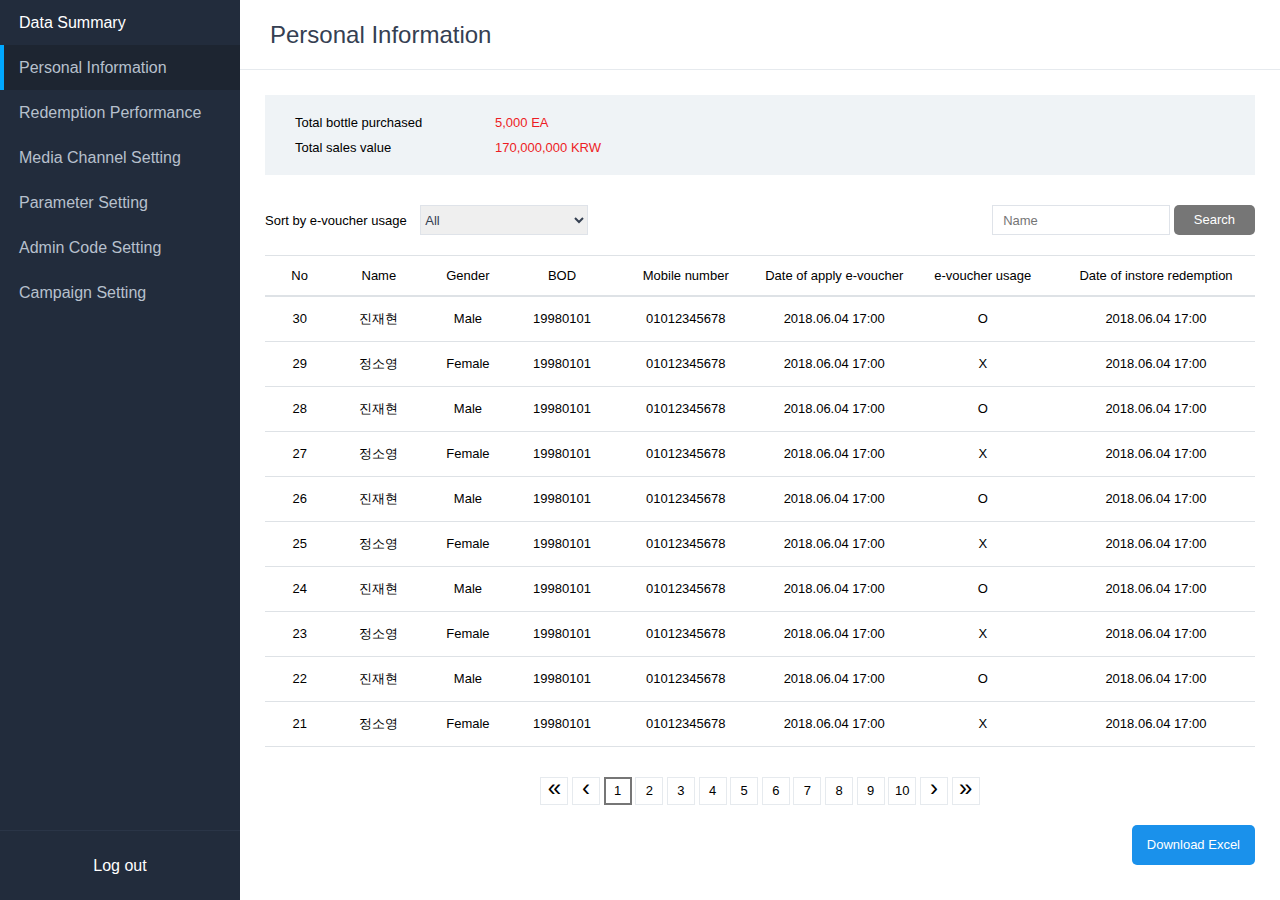
<file: admin/AD-03-001.html>
<!DOCTYPE html>
<html lang="ko">
<head>
    <meta charset="UTF-8">
    <meta name="viewport" content="width=device-width,initial-scale=1.0,minimum-scale=1.0,maximum-scale=1.0,user-scalable=yes">
    <meta http-equiv="X-UA-Compatible" content="IE=edge" />
	<title>:::관리자:::</title>
	<link rel="stylesheet" type="text/css" href="../admin/asset/css/base.css" />
	<link rel="stylesheet" type="text/css" href="../admin/asset/css/common.css" />
</head>
<body>
    <div class="wrap">
		<!-- sideWrap -->
        <div class="sideWrap">
            <h1><a href="#"></a></h1>
			<div class="utill"><a href="#" class="log">Log out</a></div>
            <nav class="lnb">
                <ul>
                    <li><a href="#">Data Summary</a></li>
                    <li class="on"><a href="#">Personal Information</a></li>
                    <li><a href="#">Redemption Performance</a></li>
                    <li><a href="#">Media Channel Setting</a></li>
                    <li><a href="#">Parameter Setting</a></li>
                    <li><a href="#">Admin Code Setting</a></li>
                    <li><a href="#">Campaign Setting</a></li>
                </ul>
            </nav>
        </div>
		<!-- //sideWrap -->

		<!-- container -->
        <div class="container">
			<div class="titArea">
				<h2>Personal Information</h2>
			</div>

			<div class="contents">
				<div class="channelBox">
					<table>
						<colgroup>
							<col style="width:200px;" />
							<col />
						</colgroup>
						<tbody>
							<tr>
								<th scope="row">Total bottle purchased</th>
								<td>5,000 EA</td>
							</tr>
							<tr>
								<th scope="row">Total sales value</th>
								<td>170,000,000 KRW</td>
							</tr>
						</tbody>
					</table>
				</div>
				
				<div class="topArea">
					<div class="sortArea fl">
						<span class="label"><label for="sort">Sort by e-voucher usage</label></span>
						<span class="select">
							<select id="sort">
								<option>All</option>
								<option>Online registration</option>
								<option>No. of instore redemption</option>
								<option>Redemption rate</option>
								<option>No. of bottle sold</option>
								<option>Total Sales Amount</option>
							</select>
						</span>
					</div>

					<div class="searchArea fr">
						<input type="text" title="search" placeholder="Name" />
						<button type="button" class="btn">Search</button>
					</div>
				</div>

				<div class="tblList">
					<table>
						<caption>Sort by e-voucher usage</caption>
						<colgroup>
							<col style="width:7%" />
							<col style="width:9%" />
							<col style="width:9%" />
							<col style="width:10%" />
							<col style="width:15%" />
							<col style="width:15%" />
							<col style="width:15%" />
							<col />
						</colgroup>
						<thead>
							<tr>
								<th scope="col">No</th>
								<th scope="col">Name</th>
								<th scope="col">Gender</th>
								<th scope="col">BOD</th>
								<th scope="col">Mobile number</th>
								<th scope="col">Date of apply e-voucher</th>
								<th scope="col">e-voucher usage</th>
								<th scope="col">Date of instore redemption</th>
							</tr>
						</thead>
						<tbody>
							<tr>
								<td>30</td>
								<td>진재현</td>
								<td>Male</td>
								<td>19980101</td>
								<td>01012345678</td>
								<td>2018.06.04 17:00</td>
								<td>O</td>
								<td>2018.06.04 17:00</td>
							</tr>
							<tr>
								<td>29</td>
								<td>정소영</td>
								<td>Female</td>
								<td>19980101</td>
								<td>01012345678</td>
								<td>2018.06.04 17:00</td>
								<td>X</td>
								<td>2018.06.04 17:00</td>
							</tr>
							<tr>
								<td>28</td>
								<td>진재현</td>
								<td>Male</td>
								<td>19980101</td>
								<td>01012345678</td>
								<td>2018.06.04 17:00</td>
								<td>O</td>
								<td>2018.06.04 17:00</td>
							</tr>
							<tr>
								<td>27</td>
								<td>정소영</td>
								<td>Female</td>
								<td>19980101</td>
								<td>01012345678</td>
								<td>2018.06.04 17:00</td>
								<td>X</td>
								<td>2018.06.04 17:00</td>
							</tr>
							<tr>
								<td>26</td>
								<td>진재현</td>
								<td>Male</td>
								<td>19980101</td>
								<td>01012345678</td>
								<td>2018.06.04 17:00</td>
								<td>O</td>
								<td>2018.06.04 17:00</td>
							</tr>
							<tr>
								<td>25</td>
								<td>정소영</td>
								<td>Female</td>
								<td>19980101</td>
								<td>01012345678</td>
								<td>2018.06.04 17:00</td>
								<td>X</td>
								<td>2018.06.04 17:00</td>
							</tr>
							<tr>
								<td>24</td>
								<td>진재현</td>
								<td>Male</td>
								<td>19980101</td>
								<td>01012345678</td>
								<td>2018.06.04 17:00</td>
								<td>O</td>
								<td>2018.06.04 17:00</td>
							</tr>
							<tr>
								<td>23</td>
								<td>정소영</td>
								<td>Female</td>
								<td>19980101</td>
								<td>01012345678</td>
								<td>2018.06.04 17:00</td>
								<td>X</td>
								<td>2018.06.04 17:00</td>
							</tr>
							<tr>
								<td>22</td>
								<td>진재현</td>
								<td>Male</td>
								<td>19980101</td>
								<td>01012345678</td>
								<td>2018.06.04 17:00</td>
								<td>O</td>
								<td>2018.06.04 17:00</td>
							</tr>
							<tr>
								<td>21</td>
								<td>정소영</td>
								<td>Female</td>
								<td>19980101</td>
								<td>01012345678</td>
								<td>2018.06.04 17:00</td>
								<td>X</td>
								<td>2018.06.04 17:00</td>
							</tr>
						</tbody>
					</table>
				</div>

				<div class="paging">
					<a href="#" class="first">&laquo;</a>
					<a href="#" class="prev">&lsaquo;</a>
					<a href="#" class="current">1</a>
					<a href="#">2</a>
					<a href="#">3</a>
					<a href="#">4</a>
					<a href="#">5</a>
					<a href="#">6</a>
					<a href="#">7</a>
					<a href="#">8</a>
					<a href="#">9</a>
					<a href="#">10</a>
					<a href="#" class="next">&rsaquo;</a>
					<a href="#" class="next">&raquo;</a>
				</div>

				<div class="btnArea">
					<a href="#" class="btn action">Download Excel</a>
				</div>
			</div>
		</div>
		<!-- //container -->
    </div>
</body>
</html>
</file>
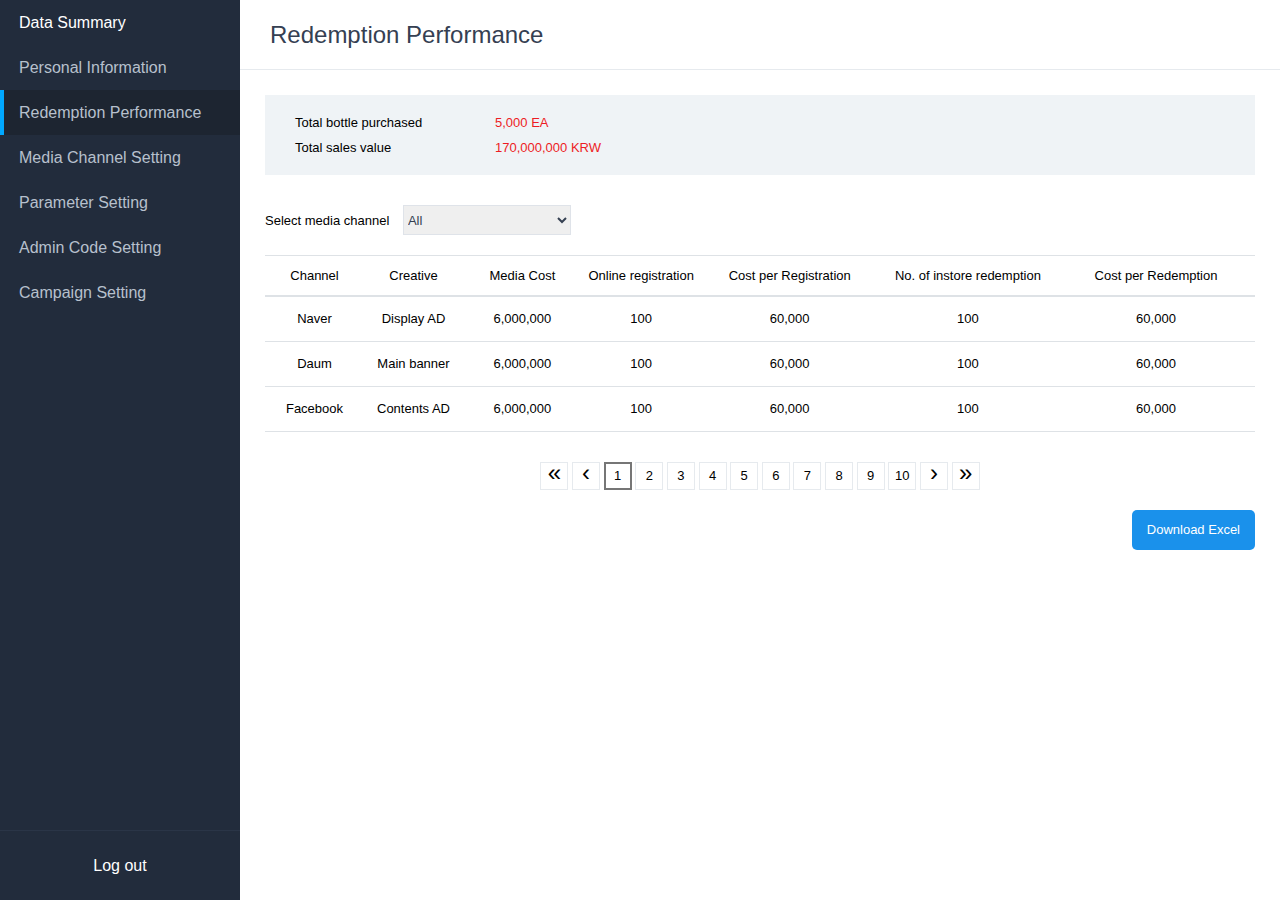
<file: admin/AD-04-001.html>
<!DOCTYPE html>
<html lang="ko">
<head>
    <meta charset="UTF-8">
    <meta name="viewport" content="width=device-width,initial-scale=1.0,minimum-scale=1.0,maximum-scale=1.0,user-scalable=yes">
    <meta http-equiv="X-UA-Compatible" content="IE=edge" />
	<title>:::관리자:::</title>
	<link rel="stylesheet" type="text/css" href="../admin/asset/css/base.css" />
	<link rel="stylesheet" type="text/css" href="../admin/asset/css/common.css" />
</head>
<body>
    <div class="wrap">
		<!-- sideWrap -->
        <div class="sideWrap">
            <h1><a href="#"></a></h1>
			<div class="utill"><a href="#" class="log">Log out</a></div>
            <nav class="lnb">
                <ul>
                    <li><a href="#">Data Summary</a></li>
                    <li><a href="#">Personal Information</a></li>
                    <li class="on"><a href="#">Redemption Performance</a></li>
                    <li><a href="#">Media Channel Setting</a></li>
                    <li><a href="#">Parameter Setting</a></li>
                    <li><a href="#">Admin Code Setting</a></li>
                    <li><a href="#">Campaign Setting</a></li>
                </ul>
            </nav>
        </div>
		<!-- //sideWrap -->

		<!-- container -->
        <div class="container">
			<div class="titArea">
				<h2>Redemption Performance</h2>
			</div>

			<div class="contents">
				<div class="channelBox">
					<table>
						<colgroup>
							<col style="width:200px;" />
							<col />
						</colgroup>
						<tbody>
							<tr>
								<th scope="row">Total bottle purchased</th>
								<td>5,000 EA</td>
							</tr>
							<tr>
								<th scope="row">Total sales value</th>
								<td>170,000,000 KRW</td>
							</tr>
						</tbody>
					</table>
				</div>
				
				<div class="topArea">
					<div class="sortArea fl">
						<span class="label"><label for="sort">Select media channel</label></span>
						<span class="select">
							<select id="sort">
								<option>All</option>
								<option>Media Cost</option>
								<option>Online registration</option>
								<option>Cost per Registration</option>
								<option>No. of instore redemption</option>
								<option>Cost per Redemption</option>
							</select>
						</span>
					</div>
				</div>

				<div class="tblList">
					<table>
						<caption>Select media channel</caption>
						<colgroup>
							<col style="width:10%" />
							<col style="width:10%" />
							<col style="width:12%" />
							<col style="width:12%" />
							<col style="width:18%" />
							<col style="width:18%" />
							<col />
						</colgroup>
						<thead>
							<tr>
								<th scope="col">Channel</th>
								<th scope="col">Creative</th>
								<th scope="col">Media Cost</th>
								<th scope="col">Online registration</th>
								<th scope="col">Cost per Registration</th>
								<th scope="col">No. of instore redemption</th>
								<th scope="col">Cost per Redemption</th>
							</tr>
						</thead>
						<tbody>
							<tr>
								<td>Naver</td>
								<td>Display AD</td>
								<td>6,000,000</td>
								<td>100</td>
								<td>60,000</td>
								<td>100</td>
								<td>60,000</td>
							</tr>
							<tr>
								<td>Daum</td>
								<td>Main banner</td>
								<td>6,000,000</td>
								<td>100</td>
								<td>60,000</td>
								<td>100</td>
								<td>60,000</td>
							</tr>
							<tr>
								<td>Facebook</td>
								<td>Contents AD</td>
								<td>6,000,000</td>
								<td>100</td>
								<td>60,000</td>
								<td>100</td>
								<td>60,000</td>
							</tr>
						</tbody>
					</table>
				</div>

				<div class="paging">
					<a href="#" class="first">&laquo;</a>
					<a href="#" class="prev">&lsaquo;</a>
					<a href="#" class="current">1</a>
					<a href="#">2</a>
					<a href="#">3</a>
					<a href="#">4</a>
					<a href="#">5</a>
					<a href="#">6</a>
					<a href="#">7</a>
					<a href="#">8</a>
					<a href="#">9</a>
					<a href="#">10</a>
					<a href="#" class="next">&rsaquo;</a>
					<a href="#" class="next">&raquo;</a>
				</div>

				<div class="btnArea">
					<a href="#" class="btn action">Download Excel</a>
				</div>
			</div>
		</div>
		<!-- //container -->
    </div>
</body>
</html>
</file>
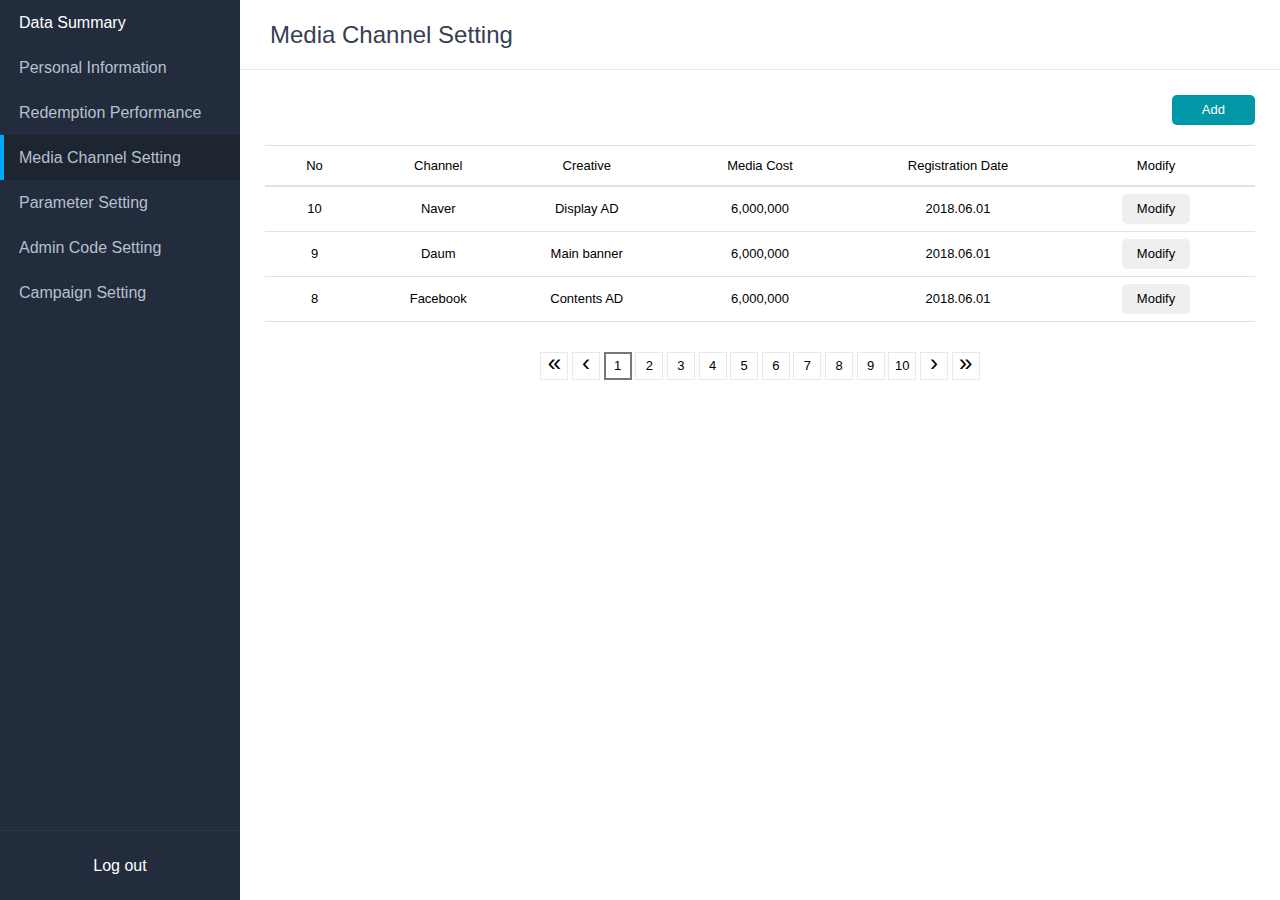
<file: admin/AD-05-001.html>
<!DOCTYPE html>
<html lang="ko">
<head>
    <meta charset="UTF-8">
    <meta name="viewport" content="width=device-width,initial-scale=1.0,minimum-scale=1.0,maximum-scale=1.0,user-scalable=yes">
    <meta http-equiv="X-UA-Compatible" content="IE=edge" />
	<title>:::관리자:::</title>
	<link rel="stylesheet" type="text/css" href="../admin/asset/css/base.css" />
	<link rel="stylesheet" type="text/css" href="../admin/asset/css/common.css" />
</head>
<body>
    <div class="wrap">
		<!-- sideWrap -->
        <div class="sideWrap">
            <h1><a href="#"></a></h1>
			<div class="utill"><a href="#" class="log">Log out</a></div>
            <nav class="lnb">
                <ul>
                    <li><a href="#">Data Summary</a></li>
                    <li><a href="#">Personal Information</a></li>
                    <li><a href="#">Redemption Performance</a></li>
                    <li class="on"><a href="#">Media Channel Setting</a></li>
                    <li><a href="#">Parameter Setting</a></li>
                    <li><a href="#">Admin Code Setting</a></li>
                    <li><a href="#">Campaign Setting</a></li>
                </ul>
            </nav>
        </div>
		<!-- //sideWrap -->

		<!-- container -->
        <div class="container">
			<div class="titArea">
				<h2>Media Channel Setting</h2>
			</div>

			<div class="contents">
				<div class="topArea">
					<div class="btnArea fr">
						<button type="button" class="btn add">Add</button>
					</div>
				</div>

				<div class="tblList">
					<table>
						<caption>Media Channel Setting</caption>
						<colgroup>
							<col style="width:10%" />
							<col style="width:15%" />
							<col style="width:15%" />
							<col style="width:20%" />
							<col style="width:20%" />
							<col />
						</colgroup>
						<thead>
							<tr>
								<th scope="col">No</th>
								<th scope="col">Channel</th>
								<th scope="col">Creative</th>
								<th scope="col">Media Cost</th>
								<th scope="col">Registration Date</th>
								<th scope="col">Modify</th>
							</tr>
						</thead>
						<tbody>
							<tr>
								<td>10</td>
								<td>Naver</td>
								<td>Display AD</td>
								<td>6,000,000</td>
								<td>2018.06.01</td>
								<td><button type="button" class="btn action">Modify</button></td>
							</tr>
							<tr>
								<td>9</td>
								<td>Daum</td>
								<td>Main banner</td>
								<td>6,000,000</td>
								<td>2018.06.01</td>
								<td><button type="button" class="btn action">Modify</button></td>
							</tr>
							<tr>
								<td>8</td>
								<td>Facebook</td>
								<td>Contents AD</td>
								<td>6,000,000</td>
								<td>2018.06.01</td>
								<td><button type="button" class="btn action">Modify</button></td>
							</tr>
						</tbody>
					</table>
				</div>

				<div class="paging">
					<a href="#" class="first">&laquo;</a>
					<a href="#" class="prev">&lsaquo;</a>
					<a href="#" class="current">1</a>
					<a href="#">2</a>
					<a href="#">3</a>
					<a href="#">4</a>
					<a href="#">5</a>
					<a href="#">6</a>
					<a href="#">7</a>
					<a href="#">8</a>
					<a href="#">9</a>
					<a href="#">10</a>
					<a href="#" class="next">&rsaquo;</a>
					<a href="#" class="next">&raquo;</a>
				</div>
			</div>
		</div>
		<!-- //container -->
    </div>
</body>
</html>
</file>
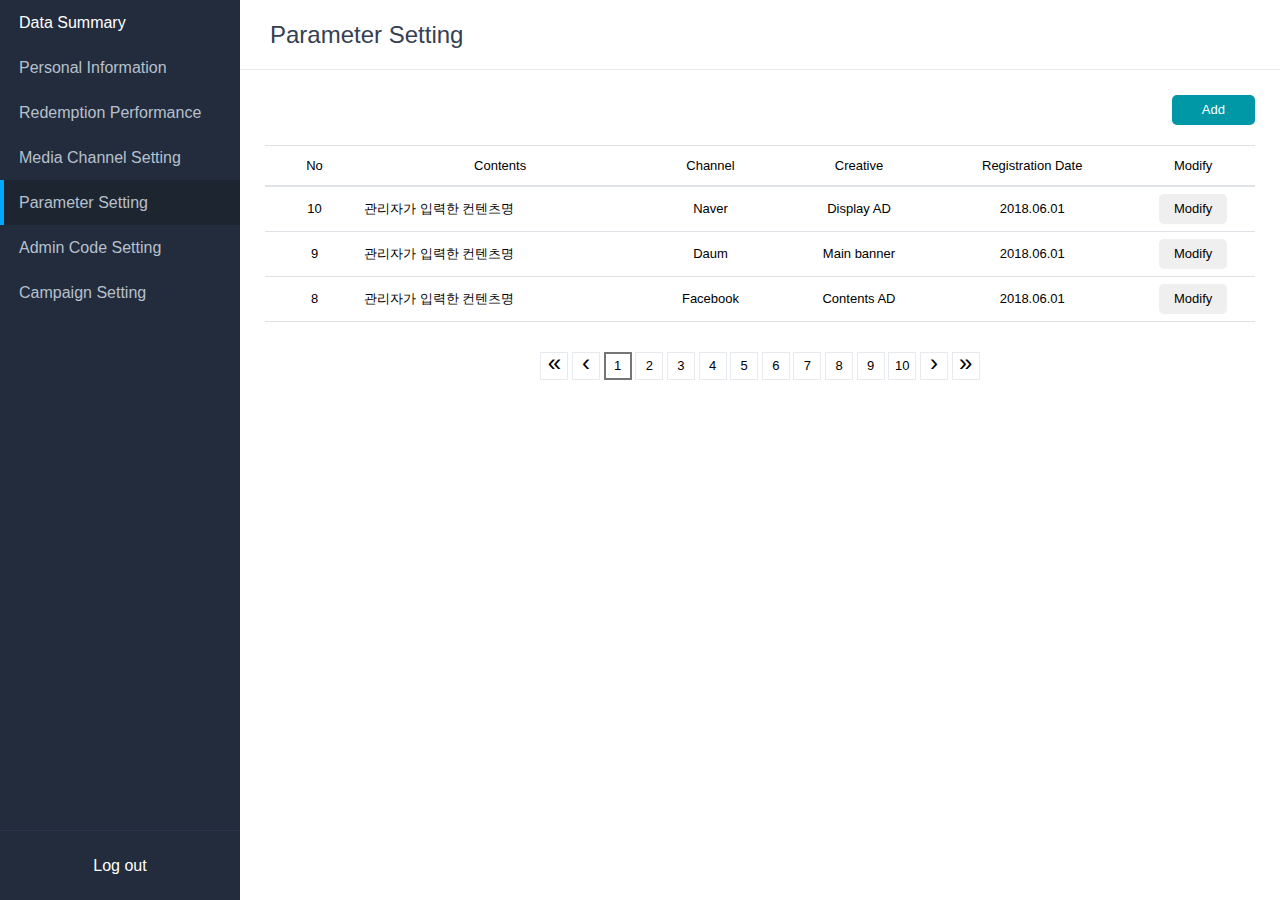
<file: admin/AD-06-001.html>
<!DOCTYPE html>
<html lang="ko">
<head>
    <meta charset="UTF-8">
    <meta name="viewport" content="width=device-width,initial-scale=1.0,minimum-scale=1.0,maximum-scale=1.0,user-scalable=yes">
    <meta http-equiv="X-UA-Compatible" content="IE=edge" />
	<title>:::관리자:::</title>
	<link rel="stylesheet" type="text/css" href="../admin/asset/css/base.css" />
	<link rel="stylesheet" type="text/css" href="../admin/asset/css/common.css" />
</head>
<body>
    <div class="wrap">
		<!-- sideWrap -->
        <div class="sideWrap">
            <h1><a href="#"></a></h1>
			<div class="utill"><a href="#" class="log">Log out</a></div>
            <nav class="lnb">
                <ul>
                    <li><a href="#">Data Summary</a></li>
                    <li><a href="#">Personal Information</a></li>
                    <li><a href="#">Redemption Performance</a></li>
                    <li><a href="#">Media Channel Setting</a></li>
                    <li class="on"><a href="#">Parameter Setting</a></li>
                    <li><a href="#">Admin Code Setting</a></li>
                    <li><a href="#">Campaign Setting</a></li>
                </ul>
            </nav>
        </div>
		<!-- //sideWrap -->

		<!-- container -->
        <div class="container">
			<div class="titArea">
				<h2>Parameter Setting</h2>
			</div>

			<div class="contents">
				<div class="topArea">
					<div class="btnArea fr">
						<button type="button" class="btn add">Add</button>
					</div>
				</div>

				<div class="tblList">
					<table>
						<caption>Parameter Setting</caption>
						<colgroup>
							<col style="width:10%" />
							<col />
							<col style="width:15%" />
							<col style="width:15%" />
							<col style="width:20%" />
						</colgroup>
						<thead>
							<tr>
								<th scope="col">No</th>
								<th scope="col">Contents</th>
								<th scope="col">Channel</th>
								<th scope="col">Creative</th>
								<th scope="col">Registration Date</th>
								<th scope="col">Modify</th>
							</tr>
						</thead>
						<tbody>
							<tr>
								<td>10</td>
								<td class="tit"><p>관리자가 입력한 컨텐츠명</p></td>
								<td>Naver</td>
								<td>Display AD</td>
								<td>2018.06.01</td>
								<td><button type="button" class="btn action">Modify</button></td>
							</tr>
							<tr>
								<td>9</td>
								<td class="tit"><p>관리자가 입력한 컨텐츠명</p></td>
								<td>Daum</td>
								<td>Main banner</td>
								<td>2018.06.01</td>
								<td><button type="button" class="btn action">Modify</button></td>
							</tr>
							<tr>
								<td>8</td>
								<td class="tit"><p>관리자가 입력한 컨텐츠명</p></td>
								<td>Facebook</td>
								<td>Contents AD</td>
								<td>2018.06.01</td>
								<td><button type="button" class="btn action">Modify</button></td>
							</tr>
						</tbody>
					</table>
				</div>

				<div class="paging">
					<a href="#" class="first">&laquo;</a>
					<a href="#" class="prev">&lsaquo;</a>
					<a href="#" class="current">1</a>
					<a href="#">2</a>
					<a href="#">3</a>
					<a href="#">4</a>
					<a href="#">5</a>
					<a href="#">6</a>
					<a href="#">7</a>
					<a href="#">8</a>
					<a href="#">9</a>
					<a href="#">10</a>
					<a href="#" class="next">&rsaquo;</a>
					<a href="#" class="next">&raquo;</a>
				</div>
			</div>
		</div>
		<!-- //container -->
    </div>
</body>
</html>
</file>
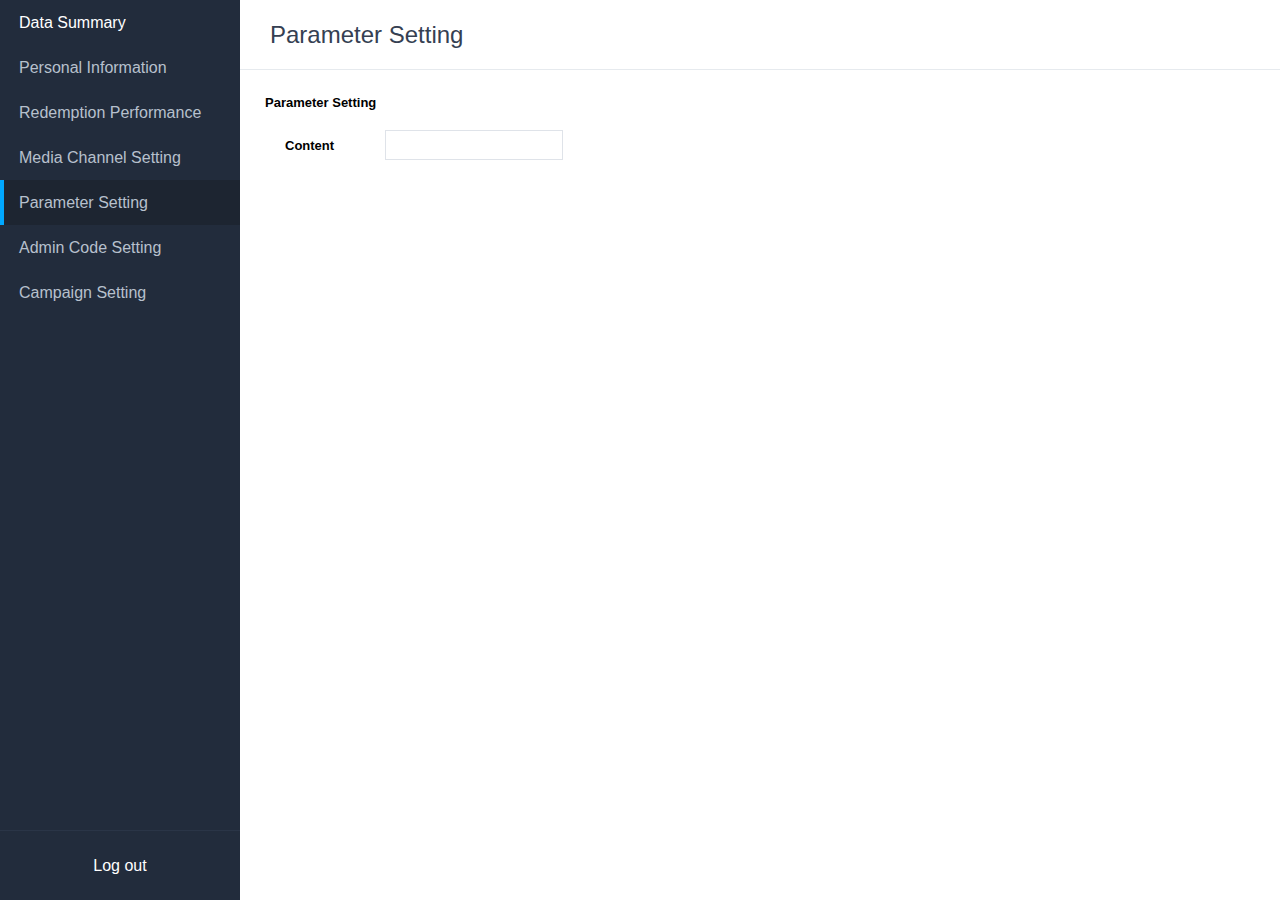
<file: admin/AD-06-002.html>
<!DOCTYPE html>
<html lang="ko">
<head>
    <meta charset="UTF-8">
    <meta name="viewport" content="width=device-width,initial-scale=1.0,minimum-scale=1.0,maximum-scale=1.0,user-scalable=yes">
    <meta http-equiv="X-UA-Compatible" content="IE=edge" />
	<title>:::관리자:::</title>
	<link rel="stylesheet" type="text/css" href="../admin/asset/css/base.css" />
	<link rel="stylesheet" type="text/css" href="../admin/asset/css/common.css" />
</head>
<body>
    <div class="wrap">
		<!-- sideWrap -->
        <div class="sideWrap">
            <h1><a href="#"></a></h1>
			<div class="utill"><a href="#" class="log">Log out</a></div>
            <nav class="lnb">
                <ul>
                    <li><a href="#">Data Summary</a></li>
                    <li><a href="#">Personal Information</a></li>
                    <li><a href="#">Redemption Performance</a></li>
                    <li><a href="#">Media Channel Setting</a></li>
                    <li class="on"><a href="#">Parameter Setting</a></li>
                    <li><a href="#">Admin Code Setting</a></li>
                    <li><a href="#">Campaign Setting</a></li>
                </ul>
            </nav>
        </div>
		<!-- //sideWrap -->

		<!-- container -->
        <div class="container">
			<div class="titArea">
				<h2>Parameter Setting</h2>
			</div>

			<div class="contents">
				<div class="topArea">
					<h3>Parameter Setting</h3>
				</div>

				<div class="tblWrite">
					<table>
						<caption>Parameter Setting</caption>
						<colgroup>
							<col style="width:100px" />
							<col />
						</colgroup>
						<tbody>
							<tr>
								<th scope="row"><p class="tit">Content</p></th>
								<td><input type="text" class="text" /></td>
							</tr>
							<tr>
								<th scope="row"></th>
								<td></td>
							</tr>
						</tbody>
					</table>
				</div>
			</div>
		</div>
		<!-- //container -->
    </div>
</body>
</html>
</file>
<file: admin/asset/css/base.css>
@charset "utf-8";

/* CSS 리셋 설정 */
body,html,
header,footer,aside,nav,section,article,details,figure,figcaption,menu,command,
div,dl,dd,ol,ul,li,form,fieldset,legend,iframe,table,caption,thead,tfoot,tbody,tr,th,td,
h1,h2,h3,h4,h5,h6,dt,summary,input,textarea,button,select,datalist,
img,embed,object,canvas,audio,video,meter,progress,keygen,
a,label,output,dialog,
address,blockquote,
p,pre,
span,b,strong,i,em,dfn,var,u,ins,s,del,q,mark,small,sub,sup,abbr,bdi,bdo,cite,time,ruby,rp,rt,code,kbd,samp,
acronym,big,frame,frameset,noframes,tt,
map,option,hr{border:0;padding:0;margin:0;color:inherit;font-size:inherit;line-height:inherit;vertical-align:top;box-sizing:border-box;}
body,html{height:100%;min-width:1280px;}
body{font-family:'맑은고딕',Malgun Gothic,dotum,arial,sans-serif,'돋음'; font-size:13px;overflow-y:auto;color:##354052;}
header,footer,aside,nav,section,article,details,summary,figure,figcaption,menu,command{display:block;} /* HTML5 블럭 요소 */
q,blockquote{quotes:none;content:none;}
li,menu{list-style:none;}

table{width:100%;border-collapse:collapse;border-spacing:0;}
caption{text-align:left;}
th,td{text-align:center;vertical-align:middle;}

address{font-style:normal;}
label{display:inline-block;*zoom:1;}
a{text-decoration:none;}

a:hover, a:active, a:focus{text-decoration:none;}
.png24 {tmp:expression(setPng24(this));}
table td a{text-decoration:none;}
table td a:hover, table td a:active, table td a:focus{text-decoration:none;}
table th a{text-decoration:none;}
table th a:hover, table th a:active, table th a:focus{text-decoration:none;}

.blind{position:absolute;width:0;height:0;left:0;top:0;font-size:0;line-height:0;overflow:hidden}
caption,.hidden{width:0;height:0;font-size:0;line-height:0;overflow:hidden;visibility:hidden} /* .blind를 적용할 수 없는 곳에 사용 (예, caption) */
em{font-style:normal;}
img{max-width:100%;}
.eng{font-family:'tahoma', arial sans-serif;}
strong,th,h1,h2,h3,h4,h5{}

fieldset {margin:0;padding:0;border:0;font-size:100%;}
legend {overflow:hidden;position:absolute;top:0;left:-10000%;width:1px;height:1px;font-size:0;line-height:0;text-indent:-10000px;}

button{cursor:pointer;}

ul:after{clear:both;display:block;content:"";}
</file>
<file: admin/asset/css/common.css>
@charset "utf-8";

/* layout */
.wrap{width:100%;height:100%;padding-left:240px;}

.sideWrap{position:fixed;top:0;left:0;height:100%;width:240px;background:#222c3c;}
.sideWrap .utill{position:absolute;bottom:0;left:0;height:70px;width:100%;line-height:70px;border-top:1px solid #2a3547;text-align:center;color:#fff;font-size:16px;}
.sideWrap .lnb ul > li{height:45px;line-height:45px;}
.sideWrap .lnb ul > li a{display:block;padding-left:15px;color:#b7c0cd;font-size:16px;border-left:4px solid #222c3c;}
.sideWrap .lnb ul > li a:hover{color:#fff;}
.sideWrap .lnb ul > li.on a{border-left:4px solid #00a8ff;background:#1d2531;}

.container .titArea{padding-left:30px;height:70px;line-height:70px;border-bottom:1px solid #e6eaee;}
.container .titArea h2{font-size:24px;font-weight:normal;color:#354052;}
.contents{padding:25px;}

/* common - form */
select, input{height:30px;border:1px solid #dfe3e9;color:#354052;}
input{text-indent:10px;}

/* common - channelBox */
.channelBox{margin-bottom:30px;padding:15px 30px;background:#eff3f6;}
.channelBox th{padding:5px 0;text-align:left;font-weight:normal;}
.channelBox td{padding:5px 0;text-align:left;color:#ed1c24;}

.topArea{position:relative;margin-bottom:20px;}
.topArea:after{clear:both;display:block;content:"";}
.topArea .fl{float:left;}
.topArea .fr{float:right;}
.topArea .btnArea{margin-top:0;}
.topArea .btnArea .add{height:30px;padding:0 30px;line-height:30px;background:#0097a7;color:#fff;}

/* common - sortArea */
.sortArea .label{display:inline-block;padding-right:10px;vertical-align:middle;}
.sortArea .select{display:inline-block;vertical-align:middle;}

/* common - searchArea */
.searchArea .btn{height:30px;padding:0 20px;line-height:30px;background:#767676;color:#fff;}

/* common - paging */
.paging{margin-top:30px;text-align:center;}
.paging a{display:inline-block;width:28px;height:28px;border:1px solid #e6eaee;text-align:center;line-height:26px;}
.paging a:hover{background:#eff3f6;}
.paging a.current{border:2px solid #767676;line-height:24px;}
.paging a.first,
.paging a.prev,
.paging a.next,
.paging a.last{font-size:24px;line-height:19px;}

/* common - btnArea */
.btn{display:inline-block;height:40px;padding:0 15px;line-height:40px;border-radius:5px;}
.btnArea{margin-top:20px;text-align:right;}
.btnArea .action{background:#1a91eb;color:#fff;}
.btnArea .cancel{background:#dae0e5;}

/* common - table */
.tblList{border-top:1px solid #dee2e6;}
.tblList thead th{padding:12px 0;text-align:center;border-bottom:2px solid #dee2e6;font-weight:normal;}
.tblList td{height:45px;text-align:center;border-bottom:1px solid #dee2e6;}
.tblList .btn{height:30px;line-height:30px;}
.tblList .tit{text-align:left;}

/* .tblWrite{border-top:1px solid #dee2e6;border-bottom:1px solid #dee2e6;} */
.tblWrite th,
.tblWrite td{padding-left:20px;text-align:left;}
.tblWrite .tit{}

/* common - layerPop */
.layerPop{position:absolute;top:50%;left:50%;}
.layerPopCont{position:relative;height:100%;background:#fff;border:1px solid #ebebed;}
.layerPopCont .titArea{height:45px;padding:0 20px;line-height:45px;background:#f7f7f7;border-bottom:1px solid #ebebed;}
.layerPopCont .inner{padding:20px;}
.layerPopCont .btnArea{position:absolute;bottom:20px;left:0;width:100%;text-align:center;}


/* dataSummary */
.dataSummary{overflow:hidden;}
.dataSummary ul{margin:-10px 0 0 -10px;}
.dataSummary ul > li{float:left;width:20%;padding:10px 0 0 10px;text-align:center;}
.dataSummary ul > li .box{display:table;width:100%;height:150px;border:1px solid #e6eaee;}
.dataSummary ul > li .box > span{display:table-cell;vertical-align:middle;font-size:16px;color:#00a8ff;}
.dataSummary ul > li .tit{margin-top:5px;}
</file>
